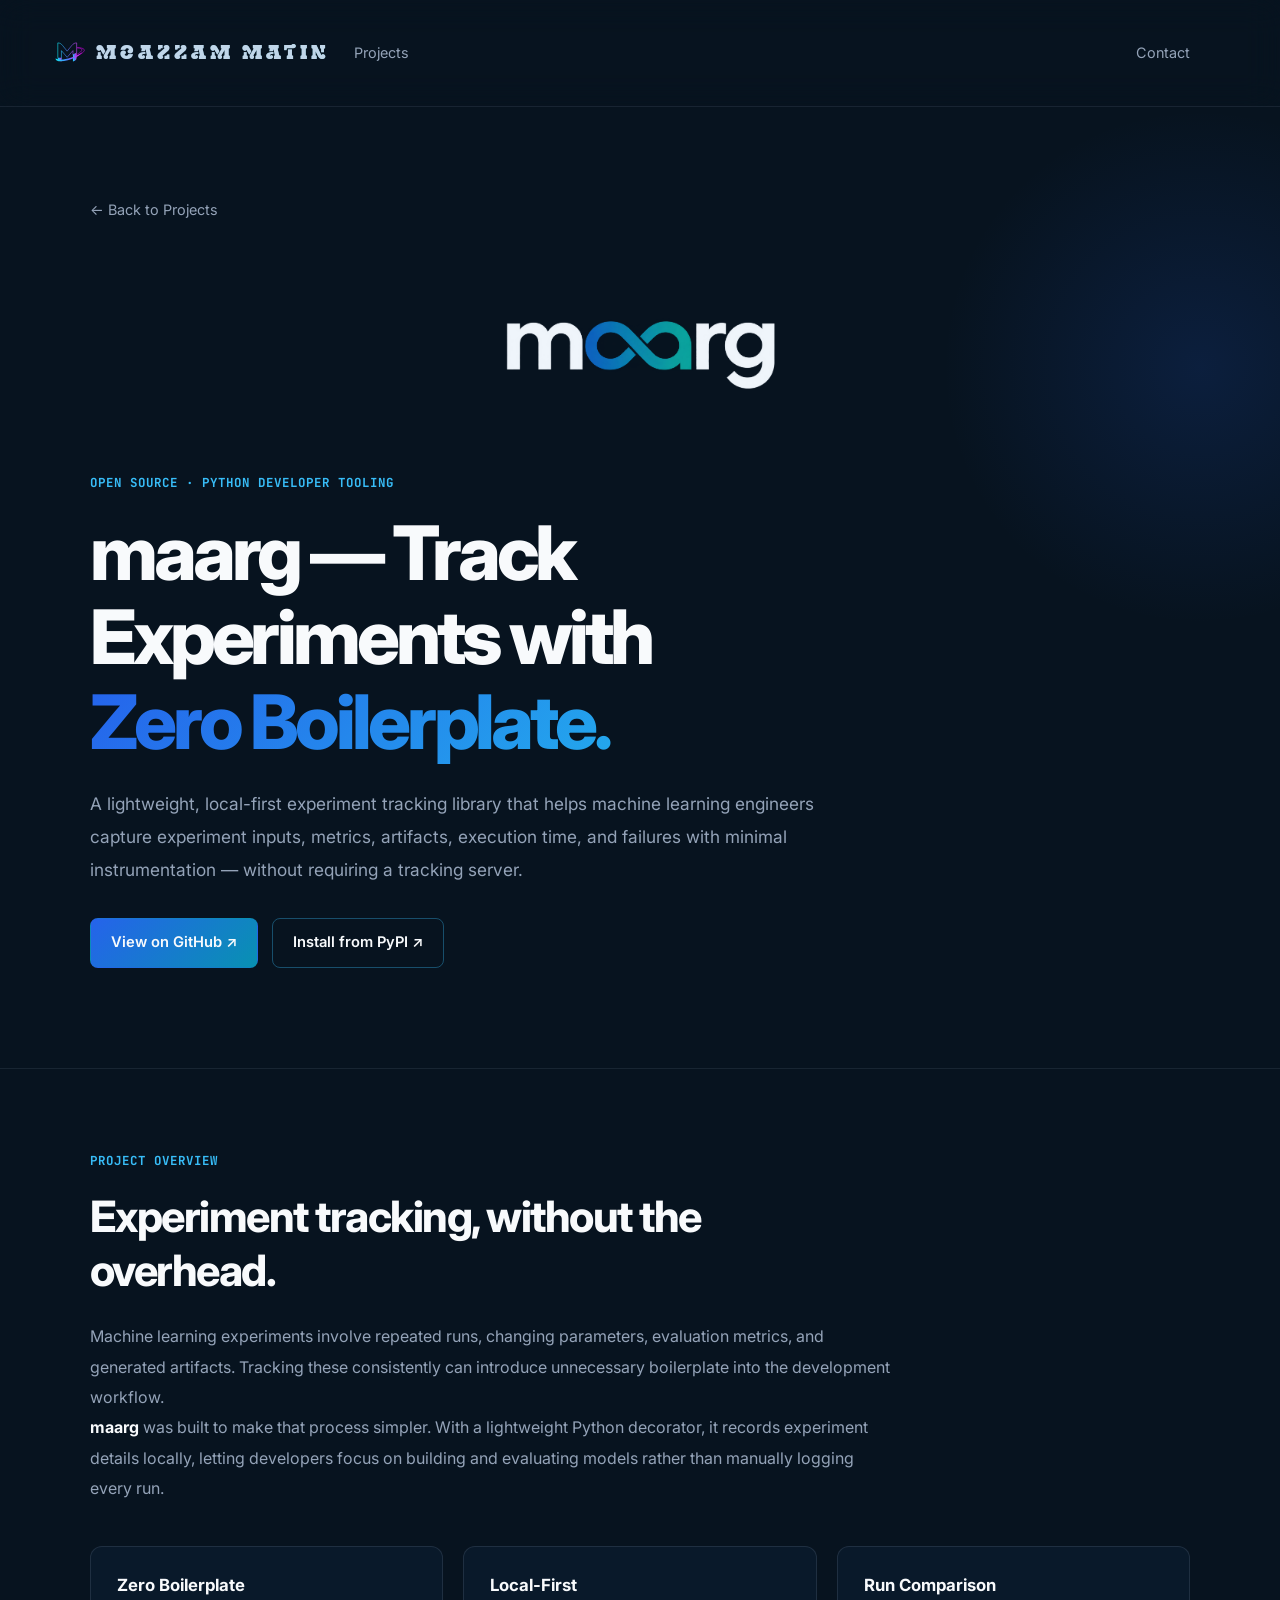
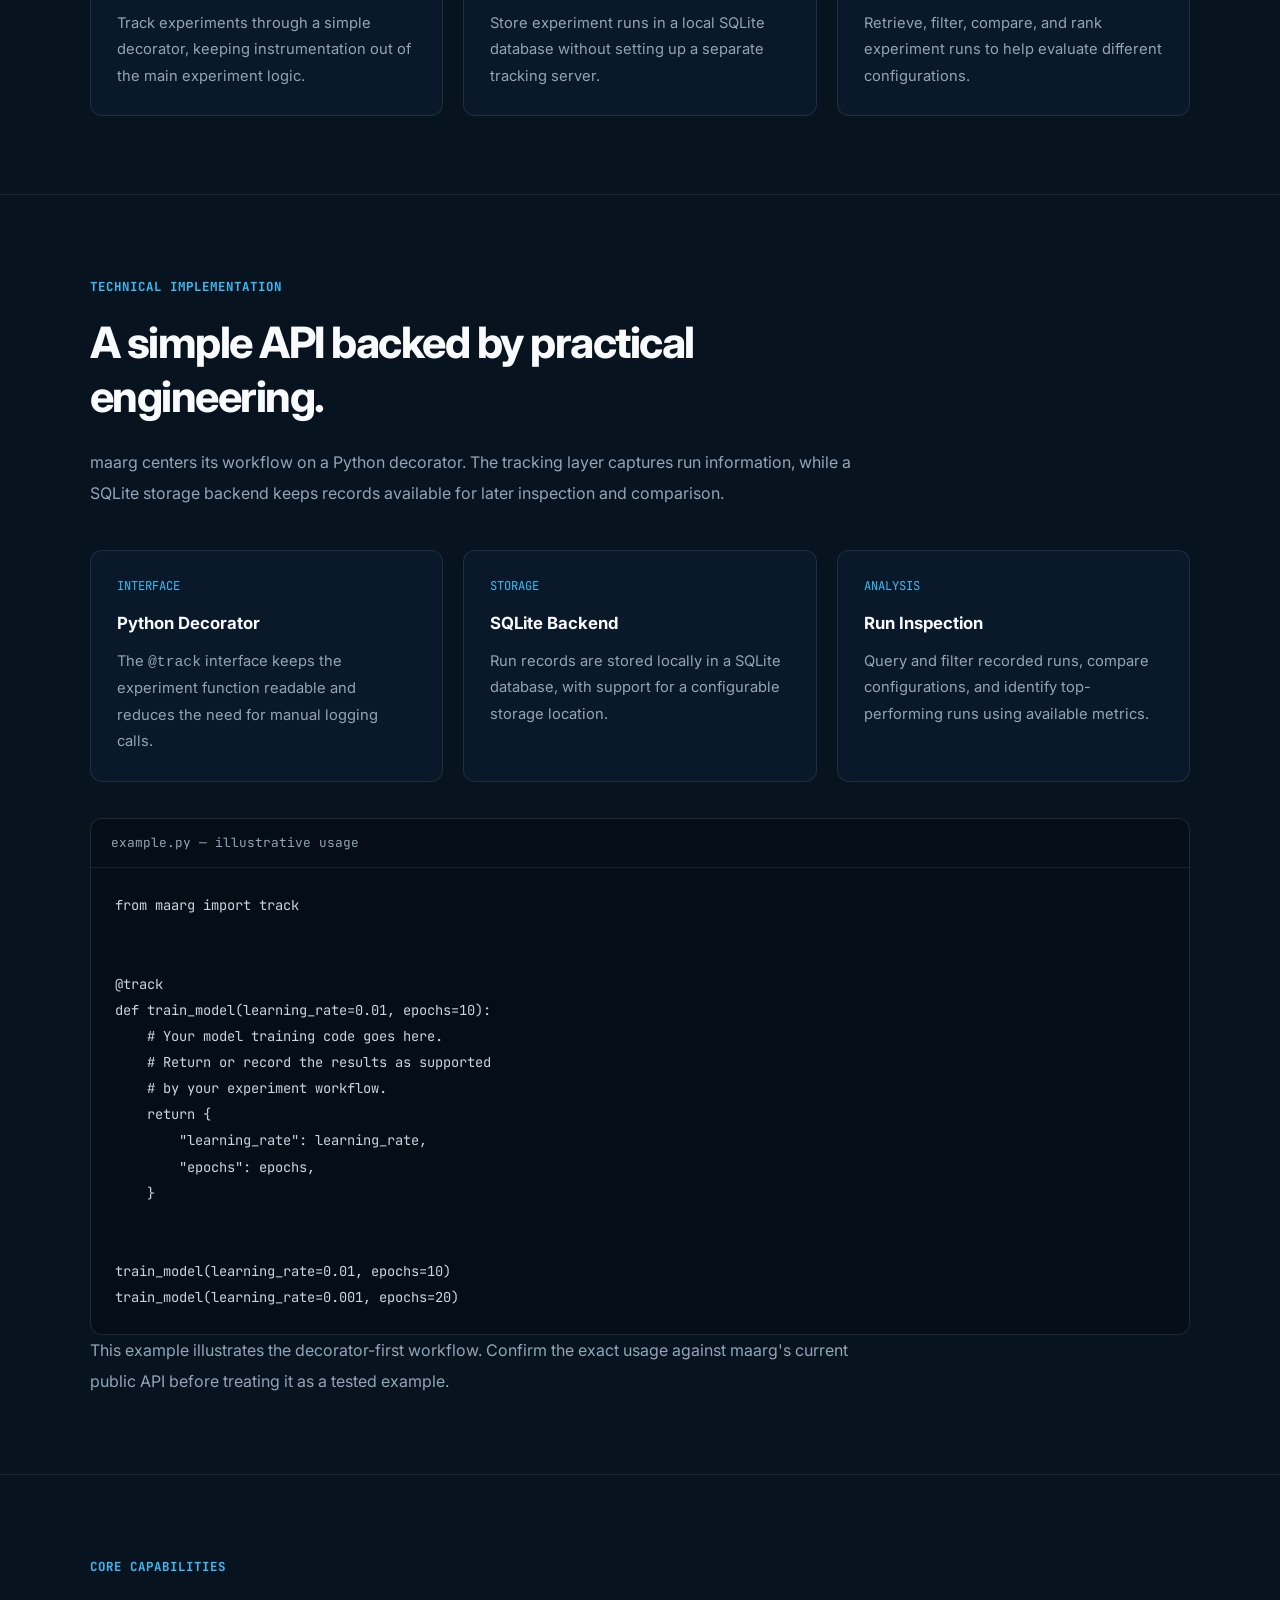
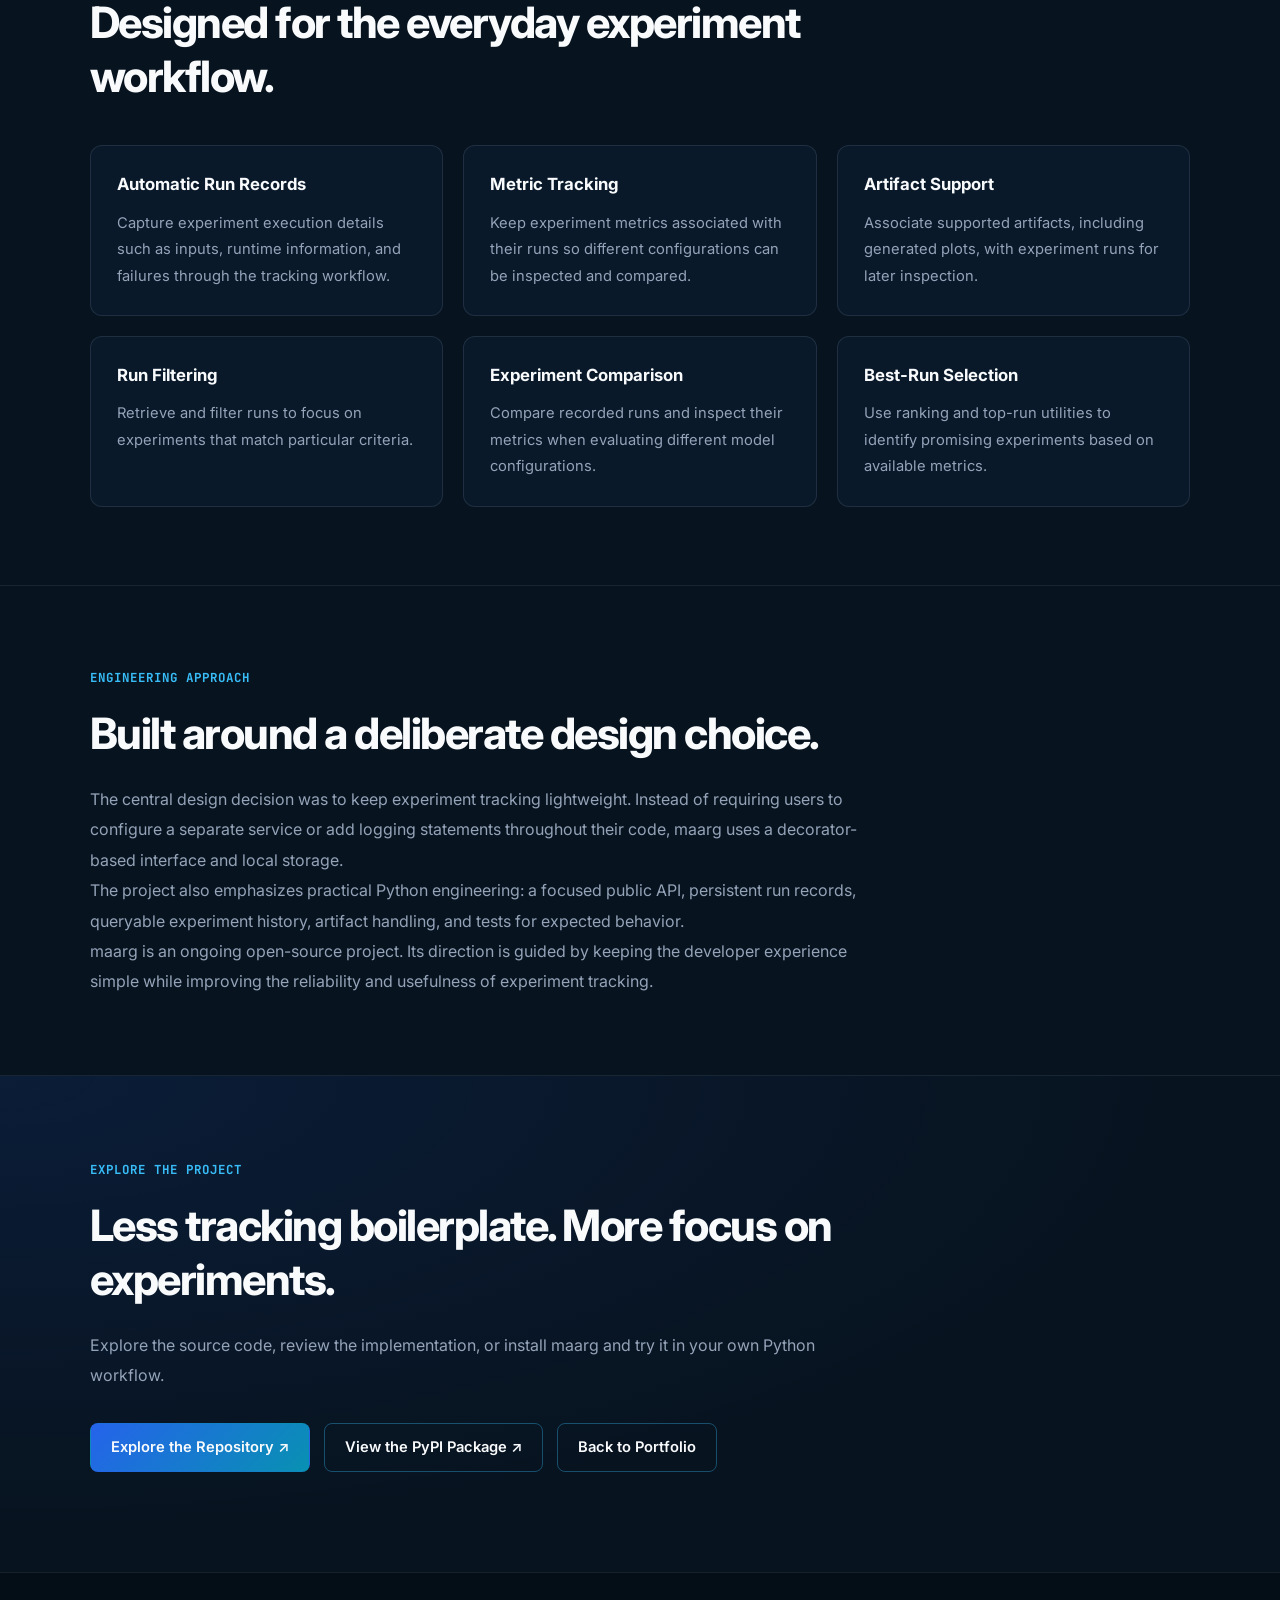
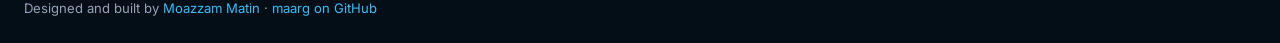
<file: projects/maarg.html>
<!DOCTYPE html>
<html lang="en">
<head>
    <meta charset="UTF-8">
    <meta name="viewport" content="width=device-width, initial-scale=1.0">

    <meta
        name="description"
        content="maarg — a lightweight, local-first Python experiment tracker. Track experiments with zero boilerplate."
    >

    <meta name="theme-color" content="#07131F">

    <title>maarg | Project Case Study — Moazzam Matin</title>

    <link rel="preconnect" href="https://fonts.googleapis.com">
    <link rel="preconnect" href="https://fonts.gstatic.com" crossorigin>

    <link
        href="https://fonts.googleapis.com/css2?family=Inter:wght@400;500;600;700;800&family=JetBrains+Mono:wght@400;500;600&display=swap"
        rel="stylesheet"
    >

    <!-- Existing portfolio styles -->
    <link rel="stylesheet" href="../css/style.css">

    <!-- maarg case-study styles -->
    <link rel="stylesheet" href="../css/maarg.css">
</head>

<body class="project-page">

    <!-- Header -->
    <header class="project-nav">
        <a class="logo" href="../index.html" aria-label="Moazzam Matin — Home">
            <img src="../assets/monogram-transparent.svg" alt="">
            <span>MOAZZAM MATIN</span>
        </a>

        <nav class="project-nav-links" aria-label="Main navigation">
            <a href="../index.html#projects">Projects</a>
            <a href="../index.html#contact">Contact</a>
        </nav>
    </header>

    <main>

        <!-- Hero -->
        <section class="project-hero">
            <div class="container">
                <a href="../index.html#projects" class="back-link">
                    ← Back to Projects
                </a>

                <div class="maarg-brand">
                    <img src="../assets/maarg_logo_dark.svg" alt="maarg logo">
                </div>

                <p class="eyebrow">
                    OPEN SOURCE · PYTHON DEVELOPER TOOLING
                </p>

                <h1>
                    maarg — Track Experiments with
                    <span>Zero Boilerplate.</span>
                </h1>

                <p class="hero-description">
                    A lightweight, local-first experiment tracking library
                    that helps machine learning engineers capture experiment
                    inputs, metrics, artifacts, execution time, and failures
                    with minimal instrumentation — without requiring a
                    tracking server.
                </p>

                <div class="project-links">
                    <a
                        href="https://github.com/Moazzam-Matin/maarg"
                        target="_blank"
                        rel="noopener noreferrer"
                    >
                        View on GitHub ↗
                    </a>

                    <a
                        href="https://pypi.org/project/maarg/"
                        target="_blank"
                        rel="noopener noreferrer"
                    >
                        Install from PyPI ↗
                    </a>
                </div>
            </div>
        </section>

        <!-- Project overview -->
        <section class="project-overview">
            <div class="container">
                <p class="eyebrow">PROJECT OVERVIEW</p>

                <h2>Experiment tracking, without the overhead.</h2>

                <p>
                    Machine learning experiments involve repeated runs,
                    changing parameters, evaluation metrics, and generated
                    artifacts. Tracking these consistently can introduce
                    unnecessary boilerplate into the development workflow.
                </p>

                <p>
                    <strong>maarg</strong> was built to make that process
                    simpler. With a lightweight Python decorator, it records
                    experiment details locally, letting developers focus on
                    building and evaluating models rather than manually
                    logging every run.
                </p>

                <div class="project-highlights">
                    <article class="highlight">
                        <h3>Zero Boilerplate</h3>
                        <p>
                            Track experiments through a simple decorator,
                            keeping instrumentation out of the main
                            experiment logic.
                        </p>
                    </article>

                    <article class="highlight">
                        <h3>Local-First</h3>
                        <p>
                            Store experiment runs in a local SQLite database
                            without setting up a separate tracking server.
                        </p>
                    </article>

                    <article class="highlight">
                        <h3>Run Comparison</h3>
                        <p>
                            Retrieve, filter, compare, and rank experiment
                            runs to help evaluate different configurations.
                        </p>
                    </article>
                </div>
            </div>
        </section>

        <!-- Technical implementation -->
        <section class="project-technical">
            <div class="container">
                <p class="eyebrow">TECHNICAL IMPLEMENTATION</p>

                <h2>A simple API backed by practical engineering.</h2>

                <p>
                    maarg centers its workflow on a Python decorator. The
                    tracking layer captures run information, while a SQLite
                    storage backend keeps records available for later
                    inspection and comparison.
                </p>

                <div class="technical-grid">
                    <article class="technical-card">
                        <span class="technical-label">INTERFACE</span>
                        <h3>Python Decorator</h3>
                        <p>
                            The <code>@track</code> interface keeps the
                            experiment function readable and reduces the
                            need for manual logging calls.
                        </p>
                    </article>

                    <article class="technical-card">
                        <span class="technical-label">STORAGE</span>
                        <h3>SQLite Backend</h3>
                        <p>
                            Run records are stored locally in a SQLite
                            database, with support for a configurable
                            storage location.
                        </p>
                    </article>

                    <article class="technical-card">
                        <span class="technical-label">ANALYSIS</span>
                        <h3>Run Inspection</h3>
                        <p>
                            Query and filter recorded runs, compare
                            configurations, and identify top-performing
                            runs using available metrics.
                        </p>
                    </article>
                </div>

                <div class="code-panel">
                    <div class="code-panel-header">
                        example.py — illustrative usage
                    </div>

                    <pre><code>from maarg import track


@track
def train_model(learning_rate=0.01, epochs=10):
    # Your model training code goes here.
    # Return or record the results as supported
    # by your experiment workflow.
    return {
        "learning_rate": learning_rate,
        "epochs": epochs,
    }


train_model(learning_rate=0.01, epochs=10)
train_model(learning_rate=0.001, epochs=20)</code></pre>
                </div>

                <p>
                    This example illustrates the decorator-first workflow.
                    Confirm the exact usage against maarg's current public
                    API before treating it as a tested example.
                </p>
            </div>
        </section>

        <!-- Core capabilities -->
        <section class="project-features">
            <div class="container">
                <p class="eyebrow">CORE CAPABILITIES</p>

                <h2>Designed for the everyday experiment workflow.</h2>

                <div class="feature-grid">
                    <article class="feature-card">
                        <h3>Automatic Run Records</h3>
                        <p>
                            Capture experiment execution details such as
                            inputs, runtime information, and failures through
                            the tracking workflow.
                        </p>
                    </article>

                    <article class="feature-card">
                        <h3>Metric Tracking</h3>
                        <p>
                            Keep experiment metrics associated with their
                            runs so different configurations can be
                            inspected and compared.
                        </p>
                    </article>

                    <article class="feature-card">
                        <h3>Artifact Support</h3>
                        <p>
                            Associate supported artifacts, including
                            generated plots, with experiment runs for
                            later inspection.
                        </p>
                    </article>

                    <article class="feature-card">
                        <h3>Run Filtering</h3>
                        <p>
                            Retrieve and filter runs to focus on experiments
                            that match particular criteria.
                        </p>
                    </article>

                    <article class="feature-card">
                        <h3>Experiment Comparison</h3>
                        <p>
                            Compare recorded runs and inspect their metrics
                            when evaluating different model configurations.
                        </p>
                    </article>

                    <article class="feature-card">
                        <h3>Best-Run Selection</h3>
                        <p>
                            Use ranking and top-run utilities to identify
                            promising experiments based on available metrics.
                        </p>
                    </article>
                </div>
            </div>
        </section>

        <!-- Engineering approach -->
        <section class="project-journey">
            <div class="container">
                <p class="eyebrow">ENGINEERING APPROACH</p>

                <h2>Built around a deliberate design choice.</h2>

                <p>
                    The central design decision was to keep experiment
                    tracking lightweight. Instead of requiring users to
                    configure a separate service or add logging statements
                    throughout their code, maarg uses a decorator-based
                    interface and local storage.
                </p>

                <p>
                    The project also emphasizes practical Python engineering:
                    a focused public API, persistent run records, queryable
                    experiment history, artifact handling, and tests for
                    expected behavior.
                </p>

                <p>
                    maarg is an ongoing open-source project. Its direction
                    is guided by keeping the developer experience simple
                    while improving the reliability and usefulness of
                    experiment tracking.
                </p>
            </div>
        </section>

        <!-- Call to action -->
        <section class="project-cta">
            <div class="container">
                <p class="eyebrow">EXPLORE THE PROJECT</p>

                <h2>
                    Less tracking boilerplate. More focus on experiments.
                </h2>

                <p>
                    Explore the source code, review the implementation, or
                    install maarg and try it in your own Python workflow.
                </p>

                <div class="project-links">
                    <a
                        href="https://github.com/Moazzam-Matin/maarg"
                        target="_blank"
                        rel="noopener noreferrer"
                    >
                        Explore the Repository ↗
                    </a>

                    <a
                        href="https://pypi.org/project/maarg/"
                        target="_blank"
                        rel="noopener noreferrer"
                    >
                        View the PyPI Package ↗
                    </a>

                    <a href="../index.html">
                        Back to Portfolio
                    </a>
                </div>
            </div>
        </section>

    </main>

    <!-- Footer -->
    <footer class="project-footer">
        <p>
            Designed and built by
            <a href="../index.html">Moazzam Matin</a>
            ·
            <a
                href="https://github.com/Moazzam-Matin/maarg"
                target="_blank"
                rel="noopener noreferrer"
            >
                maarg on GitHub
            </a>
        </p>
    </footer>

</body>
</html>
</file>
<file: css/style.css>
/* =========================================================
   MOAZZAM MATIN — MLOps Engineer Portfolio
   Polished, cohesive dark theme with refined spacing
   ========================================================= */

@import url('https://fonts.googleapis.com/css2?family=Syne:wght@800&family=VT323&family=Exile&family=Space+Grotesk&display=swap');

:root {
    /* Palette */
    --bg-main: #07131F;
    --bg-surface: #0B1F33;
    --bg-surface-elevated: #0F2842;
    --bg-card: rgba(14, 34, 56, 0.65);
    --bg-card-hover: rgba(18, 44, 72, 0.85);
    --bg-glass: rgba(7, 19, 31, 0.85);

    --border: rgba(255, 255, 255, 0.08);
    --border-hover: rgba(56, 189, 248, 0.35);
    --border-light: rgba(255, 255, 255, 0.14);

    --blue: #2563EB;
    --blue-dark: #1D4ED8;
    --blue-glow: rgba(37, 99, 235, 0.28);

    --cyan: #38BDF8;
    --cyan-glow: rgba(56, 189, 248, 0.20);
    --teal: #2DD4BF;

    --text-primary: #F8FAFC;
    --text-secondary: #94A3B8;
    --text-muted: #64748B;
    --text-bright: #E2E8F0;

    --max-width: 1140px;
    --font-sans: 'Inter', -apple-system, BlinkMacSystemFont, "Segoe UI", Roboto, sans-serif;
    --font-mono: 'JetBrains Mono', SFMono-Regular, Menlo, Monaco, Consolas, monospace;
}

/* =========================================================
   RESET & BASE
   ========================================================= */

*, *::before, *::after {
    margin: 0;
    padding: 0;
    box-sizing: border-box;
}

html {
    scroll-behavior: smooth;
    color-scheme: dark;
}

body {
    font-family: var(--font-sans);
    background-color: var(--bg-main);
    color: var(--text-secondary);
    line-height: 1.6;
    overflow-x: hidden;
    -webkit-font-smoothing: antialiased;
    -moz-osx-font-smoothing: grayscale;
    position: relative;
}


/* =========================================================
   SHARED DIGITAL CLOUD BACKGROUND
   ========================================================= */

.digital-clouds {
    position: fixed;
    inset: 0;
    width: 100%;
    height: 100%;
    display: block;
    z-index: 0;
    pointer-events: none;
}

a {
    color: inherit;
    text-decoration: none;
}

button, a {
    -webkit-tap-highlight-color: transparent;
}

::selection {
    background: var(--blue);
    color: #FFFFFF;
}

/* =========================================================
   GLOBAL SECTIONS & HEADINGS
   ========================================================= */

.section {
    padding: 68px max(24px, calc((100vw - var(--max-width)) / 2)) 64px;
}

section[id] {
    scroll-margin-top: 68px;
}

.section-heading {
    max-width: 760px;
    margin-bottom: 30px;
}

.eyebrow {
    font-family: var(--font-mono);
    font-size: 0.74rem;
    font-weight: 700;
    letter-spacing: 0.14em;
    text-transform: uppercase;
    color: var(--cyan);
    margin-bottom: 8px;
    display: inline-flex;
    align-items: center;
    gap: 8px;
}

.section-heading h2 {
    font-size: clamp(1.9rem, 3.8vw, 2.75rem);
    line-height: 1.15;
    letter-spacing: -0.035em;
    font-weight: 800;
    color: var(--text-primary);
}

/* =========================================================
   HEADER / NAVIGATION
   ========================================================= */

header {
    position: fixed;
    top: 0;
    left: 0;
    right: 0;
    z-index: 1000;
    background: transparent;
    border-bottom: 1px solid var(--border);
    backdrop-filter: blur(16px);
    -webkit-backdrop-filter: blur(16px);
}

nav {
    position: relative;
    width: min(100% - 16px, var(--max-width));
    min-height: 58px;
    margin: 0 auto;
    display: flex;
    align-items: center;
    justify-content: space-between;
    gap: 20px;
}

.logo {
    margin-left: -42px;
    display: inline-flex;
    align-items: center;
    gap: 4px;
    flex-shrink: 0;
    font-size: 1.1rem;
    font-weight: 800;
    letter-spacing: 0.08em;
    background: linear-gradient(135deg, #192f60b3, #81cfdb);
    -webkit-background-clip: text;
    background-clip: text;
    -webkit-text-fill-color: transparent;
    transition: opacity 0.2s ease;
}

.logo span {
    font-family: 'Exile', cursive;
    font-weight: 400;
    color: rgb(63, 150, 227);
    -webkit-text-fill-color: rgb(192, 214, 233);
    background: none;
    -webkit-background-clip: initial;
    background-clip: initial;
    letter-spacing: 4px;
    font-size: 1.25rem;
}

.logo:hover {
    opacity: 0.85;
}

.logo img {
    width: 64px;
    height: 48px;
    object-fit: contain;
    display: block;
}

.nav-links {
    position: absolute;
    left: 50%;
    transform: translateX(-50%);
    display: flex;
    align-items: center;
    justify-content: center;
    gap: 28px;
}

.nav-links a {
    position: relative;
    font-size: 0.84rem;
    font-weight: 600;
    color: var(--text-secondary);
    padding: 6px 0;
    transition: color 0.2s ease;
}

.nav-links a::after {
    content: "";
    position: absolute;
    left: 0;
    bottom: -2px;
    width: 0;
    height: 2px;
    border-radius: 2px;
    background: var(--cyan);
    transition: width 0.2s ease;
}

.nav-links a:hover::after,
.nav-links a.active::after {
    width: 100%;
}

.nav-links a.active {
    color: var(--cyan);
}

.nav-actions {
    display: flex;
    align-items: center;
    gap: 22px;
    margin-right: -36px;
}

.nav-actions a svg {
    width: 22px;
    height: 22px;
    display: block;
    fill: none;
    stroke: currentColor;
    stroke-width: 2.0;
    stroke-linecap: round;
    stroke-linejoin: round;
}

.nav-actions a {
    display: inline-flex;
    align-items: center;
    justify-content: center;
    padding: 0;
    color: #81cfdb;
    background: transparent;
    border: none;
    border-radius: 0;
    box-shadow: none;
    text-decoration: none;
    transition: color 0.2s ease;
}

.nav-actions a .discord-icon {
    width: 23px;
    height: 23px;
}


.nav-actions a:hover {
    color: #ffffff;
    transform: translateY(-2px);
}

/* =========================================================
   HERO
   ========================================================= */

#hero {
    min-height: 75vh;
    padding: 104px max(24px, calc((100vw - var(--max-width)) / 2)) 52px;
    display: flex;
    align-items: center;
    background: transparent;
    position: relative;
    overflow: hidden;
}

.hero-content {
    position: relative;
    z-index: 3;
    width: min(620px, 100%);
}

#hero .eyebrow {
    font-size: 0.78rem;
    margin-bottom: 8px;
}

#hero h1 {
    font-size: clamp(2.4rem, 4.4vw, 3.8rem);
    line-height: 1.08;
    letter-spacing: -0.04em;
    font-weight: 800;
    color: #FFFFFF;
}

.highlight-notebook {
    color: #63d8ff;
}

.hero-description {
    max-width: 580px;
    margin-top: 18px;
    font-size: 1.02rem;
    line-height: 1.72;
    color: var(--text-secondary);
}

.hero-actions {
    display: flex;
    flex-wrap: wrap;
    gap: 12px;
    margin-top: 28px;
}

/* =========================================================
   BUTTONS
   ========================================================= */

.button {
    min-height: 44px;
    display: inline-flex;
    align-items: center;
    justify-content: center;
    padding: 0 20px;
    border-radius: 8px;
    font-size: 0.86rem;
    font-weight: 600;
    transition: all 0.2s ease;
    cursor: pointer;
    border: none;
}

.button:hover {
    transform: translateY(-2px);
}

.button-primary {
    color: #FFFFFF;
    background: var(--blue);
    box-shadow: 0 6px 18px var(--blue-glow);
}

.button-primary:hover {
    background: var(--blue-dark);
    box-shadow: 0 8px 24px rgba(37, 99, 235, 0.45);
}

.button-secondary {
    color: var(--text-primary);
    background: rgba(255, 255, 255, 0.05);
    border: 1px solid var(--border);
}

.button-secondary:hover {
    background: rgba(255, 255, 255, 0.10);
    border-color: var(--blue-dark);
    color: #FFFFFF;
}

.hero-actions .button-secondary {
    display: inline-flex;
    align-items: center;
    justify-content: center;
    gap: 8px;
}

.hero-actions .button-secondary svg {
    display: block;
    width: 18px;
    height: 18px;
    flex-shrink: 0;
    fill: currentColor;
}

/* =========================================================
   MLOPS LIFECYCLE
   Clean, borderless graphic positioned on the right of the hero
   ========================================================= */

.mlops-glass-stage {
    position: absolute;
    top: 50%;
    right: max(20px, calc((100vw - var(--max-width)) / 2 - 20px));
    width: min(900px, 62vw);
    padding: 10px;
    border: 0;
    border-radius: 0;
    background: transparent;
    box-shadow: none;
    backdrop-filter: none;
    -webkit-backdrop-filter: none;
    overflow: visible;
    z-index: 2;
    transform: translateY(-50%);
    opacity: 0.20;
    transition: opacity 0.3s ease, transform 0.3s ease;
}

.mlops-glass-stage:hover {
    opacity: 0.45;
    transform: translateY(calc(-50% - 2px));
}

/* Disable the decorative reflection because the graphic has no glass panel. */
.glass-glare {
    display: none;
}

/* Lifecycle horizontal track */
.lifecycle-track {
    display: flex;
    align-items: center;
    justify-content: space-between;
    position: relative;
    z-index: 2;
    width: 100%;
}

.lifecycle-item {
    display: flex;
    flex-direction: column;
    align-items: center;
    gap: 8px;
    flex-shrink: 0;
}

.lifecycle-icon-wrap {
    width: 48px;
    height: 48px;
    border-radius: 50%;
    display: flex;
    align-items: center;
    justify-content: center;
    background: radial-gradient(circle at 35% 30%, rgba(20, 50, 85, 0.85), rgba(7, 20, 36, 0.95));
    border: 1.5px solid rgba(56, 189, 248, 0.38);
    color: var(--cyan);
    box-shadow:
        0 6px 16px rgba(0, 0, 0, 0.4),
        inset 0 1px 1px rgba(255, 255, 255, 0.28),
        0 0 14px rgba(56, 189, 248, 0.18);
    transition: all 0.25s ease;
    cursor: pointer;
}

.lifecycle-item:hover .lifecycle-icon-wrap {
    transform: scale(1.1);
    border-color: #40748a;
    color: #FFFFFF;
    box-shadow:
        0 8px 24px rgba(0, 0, 0, 0.5),
        inset 0 1px 2px rgba(255, 255, 255, 0.42),
        0 0 22px rgba(56, 189, 248, 0.5);
}

.lifecycle-icon {
    width: 22px;
    height: 22px;
    display: block;
    transition: transform 0.25s ease;
}

.lifecycle-label {
    font-size: 0.80rem;
    font-weight: 600;
    color: var(--text-secondary);
    letter-spacing: 0.02em;
    transition: color 0.2s ease;
}

.lifecycle-item:hover .lifecycle-label {
    color: var(--text-primary);
}

/* Connecting lines with glowing dots */
.lifecycle-connector {
    flex: 1;
    display: flex;
    align-items: center;
    justify-content: center;
    position: relative;
    height: 2px;
    min-width: 12px;
    margin: 0 4px;
    margin-bottom: 24px;
}

.connector-line {
    position: absolute;
    inset: 0;
    background: linear-gradient(
        90deg,
        rgba(56, 189, 248, 0.45),
        rgba(212, 232, 97, 0.55),
        rgba(56, 189, 248, 0.45)
    );
    height: 1.5px;
    opacity: 0.85;
}

.connector-dot {
    width: 5px;
    height: 5px;
    border-radius: 50%;
    background: #212229;
    box-shadow: 0 0 6px #17c7e2, 0 0 12px rgb(16, 212, 226);
    position: relative;
    z-index: 1;
}

/* Return feedback loop */
.lifecycle-loop {
    width: 100%;
    margin-top: 6px;
    position: relative;
    z-index: 2;
}

.lifecycle-loop-svg {
    width: 100%;
    height: 32px;
    display: block;
    overflow: visible;
}

/* =========================================================
   TECHNOLOGY STRIP
   ========================================================= */

.technology-strip {
    min-height: 56px;
    padding: 14px 0;
    display: flex;
    align-items: center;
    /*background: rgba(11, 31, 51, 0.75);*/
    border-top: 1px solid rgba(56, 189, 248, 0.2);
    border-bottom: 1px solid rgba(56, 189, 248, 0.2);
    overflow: hidden;
    mask-image: linear-gradient(
        to right,
        transparent,
        black 8%,
        black 92%,
        transparent
    );
    -webkit-mask-image: linear-gradient(
        to right,
        transparent,
        black 8%,
        black 92%,
        transparent
    );
}

/* =========================================================
   TECHNICAL ARSENAL
   ========================================================= */

.technical-arsenal {
    padding: 80px 0;
    padding-bottom: 20px;
}

.technical-arsenal .section-heading {
    width: 100%;
    max-width: 100%;
    text-align: center;
    margin-left: auto;
    margin-right: auto;
}

.technical-arsenal .section-heading h2{
    letter-spacing: 6px;
    font-family: 'VT323', monospace;
}


/* TECHNICAL ARSENAL CATEGORIES — PLAIN TEXT COLUMNS */
.technology-categories {
    display: grid;
    grid-template-columns: repeat(5, minmax(0, 1fr));
    gap: 12px;
    row-gap: 24px;
    margin-top: 40px;
    padding: 32px;
    /*background: rgba(11, 31, 51, 0.45);
    border: 1px solid rgba(56, 189, 248, 0.2);*/
    border-radius: 2px;
    font-family: "Space Grotesk", sans-serif;
    letter-spacing: 2px;
}

.technology-category {
    padding: 0;
    background: none;
    border: none;
    border-radius: 0;
    transition: none;
}

.technology-category:hover {
    background: none;
    border: none;
    transform: none;
}


.technology-category h3 {
    margin: 0 0 16px;
    color: var(--text-primary);
    font-size: 0.95rem;
    font-weight: 700;
    text-align: center;
    white-space: nowrap;
    letter-spacing: 0;
}

.technology-category ul {
    display: flex;
    flex-direction: column;
    align-items: center;
    gap: 8px;
    padding: 0;
    margin: 0;
    list-style: none;
    text-align: center;
}

.technology-category li {
    padding: 0;
    color: var(--text-secondary);
    background: none;
    border: none;
    border-radius: 0;
    font-size: 0.92rem;
    line-height: 1.7;
}

.technology-track {
    display: flex;
    align-items: center;
    width: max-content;
    gap: 36px;
    animation: technology-marquee 32s linear infinite;
}

.technology-item {
    display: inline-flex;
    align-items: center;
    gap: 8px;
    white-space: nowrap;
    flex-shrink: 0;
}

/* Explicitly constrain every logo in the technology marquee. */
.technology-strip .technology-track .technology-item > img {
    display: block;
    width: 20px !important;
    min-width: 20px !important;
    max-width: 20px !important;
    height: 20px !important;
    min-height: 20px !important;
    max-height: 20px !important;
    flex: 0 0 20px !important;
    object-fit: contain;
    align-self: center;
}

.technology-item span {
    font-size: 0.8rem;
    font-weight: 600;
    color: #ffffff;
}

.technology-strip .github-icon {
    filter: brightness(0) invert(1);
}

@keyframes technology-marquee {
    from {
        transform: translateX(0);
    }
    to {
        transform: translateX(-50%);
    }
}

/* =========================================================
   PROJECTS
   ========================================================= */

#projects {
    background: var(--bg-main);
    padding-top: 20px;
}

#projects .section-heading {
    width: 100%;
    max-width: 100%;
    text-align: center;
    margin: 0 auto 32px;
}

#projects .section-heading h2 {
    font-family: "Space Grotesk", sans-serif;
    font-size: clamp(2rem, 4vw, 2.8rem);
    font-weight: 700;
    letter-spacing: -0.04em;
    margin-bottom: 8px;
}

#projects .section-heading p {
    color: var(--text-secondary);
    font-size: 1.1rem;
    line-height: 1.6;
    margin: 0;
}

.projects-grid {
    display: grid;
    grid-template-columns: repeat(2, minmax(0, 1fr));
    gap: 20px;
}

.project-card {
    position: relative;
    overflow: hidden;
    padding: 26px;
    display: flex;
    flex-direction: column;
    border-radius: 14px;
    background: linear-gradient(145deg, #102A43, #0F2941);
    border: 1px solid var(--border);
    isolation: isolate;
    transition: transform 0.25s ease, border-color 0.25s ease, box-shadow 0.25s ease;
}

.project-background {
    position: absolute;
    inset: 0;
    width: 100%;
    height: 100%;
    object-fit: cover;
    object-position: center;
    opacity: 0.42;
    pointer-events: none;
    z-index: -2;
    transition: opacity 0.3s ease, transform 0.4s ease;
}

.project-card::after {
    content: "";
    position: absolute;
    inset: 0;
    background: linear-gradient(
        180deg,
        rgba(8, 20, 32, 0.55) 0%,
        rgba(8, 20, 32, 0.72) 55%,
        rgba(8, 20, 32, 0.88) 100%
    );
    pointer-events: none;
    z-index: -1;
}

.project-card > *:not(.project-background) {
    position: relative;
    z-index: 1;
}

.project-card:hover {
    transform: translateY(-4px);
    border-color: var(--border-hover);
    box-shadow: 0 16px 36px rgba(0, 0, 0, 0.45);
}

.project-card:hover .project-background {
    opacity: 0.55;
    transform: scale(1.02);
}

.project-featured {
    border-color: rgba(37, 99, 235, 0.4);
    background: linear-gradient(145deg, #12334D, #103C54);
}

.project-meta {
    display: flex;
    justify-content: space-between;
    align-items: center;
    gap: 15px;
    margin-bottom: 16px;
    font-family: var(--font-mono);
    font-size: 0.72rem;
    font-weight: 700;
    letter-spacing: 0.08em;
    color: var(--cyan);
}

.project-card h3 {
    font-size: clamp(1.35rem, 2.4vw, 1.7rem);
    line-height: 1.2;
    letter-spacing: -0.03em;
    color: #FFFFFF;
    font-weight: 700;
    text-shadow: 0 2px 8px rgba(0, 0, 0, 0.75);
}

.project-card > p {
    margin-top: 12px;
    font-size: 0.9rem;
    line-height: 1.65;
    color: #CBD5E1;
    text-shadow: 0 1px 6px rgba(0, 0, 0, 0.75);
}

.project-stack {
    display: flex;
    flex-wrap: wrap;
    gap: 6px;
    margin-top: auto;
    padding-top: 20px;
}

.project-stack span {
    padding: 4px 8px;
    border-radius: 5px;
    background: rgba(255, 255, 255, 0.04);
    border: 1px solid rgba(255, 255, 255, 0.07);
    font-family: var(--font-mono);
    font-size: 0.7rem;
    font-weight: 500;
    color: #CBD5E1;
}

.project-link {
    display: inline-flex;
    align-items: center;
    gap: 6px;
    margin-top: 16px;
    font-size: 0.82rem;
    font-weight: 600;
    color: var(--cyan);
    transition: all 0.2s ease;
}

.project-links {
    display: flex;
    align-items: center;
    gap: 24px;
    flex-wrap: nowrap;
}


.project-link:hover {
    color: #FFFFFF;
    transform: translateX(3px);
}

.link-icon img {
    width: 18px;
    height: 18px;
    display: inline-block;
    vertical-align: middle;
    filter: invert(57%) sepia(83%) saturate(1700%)
        hue-rotate(174deg) brightness(101%) contrast(101%);
}

/* =========================================================
   CAPABILITIES
   ========================================================= */

.capabilities-section {
    background: var(--bg-surface);
}

.capabilities-grid {
    display: grid;
    grid-template-columns: repeat(4, minmax(0, 1fr));
    gap: 16px;
}

.capability {
    padding: 24px 20px;
    border-radius: 12px;
    background: var(--bg-card);
    border: 1px solid var(--border);
    transition: transform 0.2s ease, border-color 0.2s ease, box-shadow 0.2s ease;
    display: flex;
    flex-direction: column;
}

.capability:hover {
    transform: translateY(-3px);
    border-color: var(--border-hover);
    background: var(--bg-card-hover);
    box-shadow: 0 12px 28px rgba(0, 0, 0, 0.25);
}

.capability > span {
    font-family: var(--font-mono);
    font-size: 0.74rem;
    font-weight: 700;
    color: var(--cyan);
}

.capability h3 {
    margin-top: 14px;
    font-size: 1.12rem;
    line-height: 1.25;
    letter-spacing: -0.015em;
    color: #FFFFFF;
    font-weight: 700;
}

.capability p {
    margin-top: 8px;
    font-size: 0.85rem;
    line-height: 1.6;
    color: var(--text-secondary);
}

/* =========================================================
   EXPERIENCE
   ========================================================= */

#experience {
    background: var(--bg-main);
    padding-bottom: 24px;
}

.experience-list {
    border-top: 1px solid var(--border);
}

.experience-item {
    display: grid;
    grid-template-columns: 170px 1fr;
    gap: 36px;
    padding: 26px 0;
    border-bottom: 1px solid var(--border);
}

.experience-date {
    font-family: var(--font-mono);
    font-size: 0.78rem;
    font-weight: 700;
    letter-spacing: 0.06em;
    color: var(--cyan);
}

.experience-content h3 {
    font-size: 1.25rem;
    font-weight: 700;
    letter-spacing: -0.02em;
    color: #FFFFFF;
}

.experience-content .company {
    display: inline-block;
    margin-top: 3px;
    font-size: 0.85rem;
    font-weight: 600;
    color: var(--teal);
}

.experience-content > p:last-child {
    max-width: 740px;
    margin-top: 8px;
    font-size: 0.9rem;
    line-height: 1.65;
    color: var(--text-secondary);
}

.current-direction {
    background: rgba(45, 212, 190, 0.03);
    padding-left: 18px;
    padding-right: 18px;
    border-radius: 8px;
    border-left: 3px solid var(--teal);
}

/* =========================================================
   CREDENTIALS (FOUNDATION)
   ========================================================= */

#credentials {
    background: var(--bg-surface);
    padding-top: 24px;
    padding-bottom: 52px;
}

#credentials .section-heading {
    margin-bottom: 18px;
}

.credentials-grid {
    display: grid;
    grid-template-columns: repeat(4, minmax(0, 1fr));
    gap: 16px;
}

.credential {
    padding: 22px 20px;
    display: flex;
    flex-direction: column;
    justify-content: center;
    border-radius: 12px;
    background: var(--bg-card);
    border: 1px solid var(--border);
    transition: transform 0.2s ease, border-color 0.2s ease;
}

.credential:hover {
    transform: translateY(-2px);
    border-color: var(--border-hover);
}

.credential strong {
    font-size: 1.35rem;
    line-height: 1.2;
    letter-spacing: -0.02em;
    font-weight: 800;
    color: #FFFFFF;
}

.credential span {
    margin-top: 6px;
    font-size: 0.8rem;
    line-height: 1.5;
    color: var(--text-secondary);
}

/* =========================================================
   OPEN SOURCE
   ========================================================= */

.open-source {
    background: var(--bg-main);
}

.open-source-content {
    padding: 28px 32px;
    display: grid;
    grid-template-columns: 1fr auto;
    align-items: center;
    gap: 36px;
    border-radius: 14px;
    background: var(--bg-card);
    border: 1px solid var(--border);
}

.open-source-header {
    display: flex;
    align-items: center;
    gap: 16px;
    margin-bottom: 12px;
}

.open-source-logo-img {
    width: 140px;
    height: auto;
    object-fit: contain;
    display: block;
}

.open-source-version {
    display: inline-block;
    padding: 4px 10px;
    border-radius: 999px;
    background: rgba(56, 189, 248, 0.12);
    border: 1px solid rgba(56, 189, 248, 0.25);
    color: #7DD3FC;
    font-family: var(--font-mono);
    font-size: 0.72rem;
    font-weight: 700;
}

.open-source-main p {
    max-width: 660px;
    font-size: 0.92rem;
    line-height: 1.65;
    color: var(--text-secondary);
}

.open-source-actions {
    display: flex;
    flex-wrap: wrap;
    gap: 12px;
}

.button-icon {
    width: 20px;
    height: 20px;
    object-fit: contain;
    display: block;
    margin-right: 8px;
}

/* =========================================================
   ABOUT
   ========================================================= */

.about-section {
    background: var(--bg-surface);
}

.about-content {
    max-width: 820px;
    padding: 28px 32px;
    border-radius: 14px;
    background: var(--bg-card);
    border: 1px solid var(--border);
    border-left: 3px solid var(--cyan);
}

.about-content p {
    font-size: 0.98rem;
    line-height: 1.75;
    color: var(--text-secondary);
}

.about-content p + p {
    margin-top: 14px;
}

/* =========================================================
   CTA
   ========================================================= */

.cta {
    padding: 68px max(24px, calc((100vw - var(--max-width)) / 2));
    background:
        radial-gradient(circle at 18% 50%, rgba(37, 99, 235, 0.18), transparent 35%),
        radial-gradient(circle at 82% 35%, rgba(45, 212, 190, 0.12), transparent 32%),
        #06121E;
    color: #FFFFFF;
    text-align: center;
    display: flex;
    flex-direction: column;
    align-items: center;
}

.cta h2 {
    max-width: 720px;
    font-size: clamp(1.9rem, 3.8vw, 2.9rem);
    line-height: 1.15;
    letter-spacing: -0.04em;
    font-weight: 800;
    color: #FFFFFF;
    margin-top: 8px;
}

.cta > p:not(.eyebrow) {
    max-width: 560px;
    margin-top: 12px;
    font-size: 1rem;
    color: var(--text-secondary);
}

.cta .hero-actions {
    justify-content: center;
    margin-top: 24px;
    gap: 14px;
}

.social-icon {
    width: 44px;
    height: 44px;
    display: inline-flex;
    align-items: center;
    justify-content: center;
    border: 1px solid var(--border);
    border-radius: 10px;
    background: rgba(255, 255, 255, 0.04);
    transition: all 0.2s ease;
    text-decoration: none;
}

.social-icon:hover {
    background: rgba(56, 189, 248, 0.12);
    border-color: var(--cyan);
    transform: translateY(-2px);
}

.social-icon img {
    width: 22px;
    height: 22px;
    display: block;
    object-fit: contain;
}

/* =========================================================
   FOOTER
   ========================================================= */

footer {
    padding: 22px max(24px, calc((100vw - var(--max-width)) / 2));
    display: flex;
    align-items: center;
    justify-content: space-between;
    gap: 20px;
    background: #040E17;
    border-top: 1px solid var(--border);
    color: #FFFFFF;
}

footer > div:first-child {
    display: flex;
    align-items: center;
    gap: 12px;
}

footer strong {
    font-size: 0.8rem;
    letter-spacing: 0.06em;
    color: var(--text-bright);
}

footer > div:first-child span {
    font-size: 0.74rem;
    color: var(--text-muted);
}

.footer-links {
    display: flex;
    gap: 20px;
}

.footer-links a {
    font-size: 0.76rem;
    color: var(--text-muted);
    transition: color 0.2s ease;
}

.footer-links a:hover {
    color: var(--cyan);
}

/* =========================================================
   TABLET (max-width: 1000px)
   ========================================================= */

@media (max-width: 1000px) {
    .section {
        padding: 56px max(20px, calc((100vw - var(--max-width)) / 2)) 52px;
    }

    #hero {
        min-height: 620px;
        padding-top: 96px;
    }

    .mlops-glass-stage {
        right: 20px;
        width: min(720px, calc(100% - 40px));
        opacity: 0.72;
    }

    .capabilities-grid {
        grid-template-columns: repeat(2, minmax(0, 1fr));
    }

    .credentials-grid {
        grid-template-columns: repeat(2, minmax(0, 1fr));
    }
}

/* =========================================================
   MOBILE (max-width: 700px)
   ========================================================= */

@media (max-width: 700px) {
    .section {
        padding: 46px 20px;
    }

    nav {
        width: calc(100% - 32px);
        min-height: 54px;
    }

    .nav-links {
        display: none;
    }

    .nav-actions {
        gap: 8px;
    }

    .nav-actions a {
        font-size: 0.74rem;
        padding: 5px 10px;
    }

    #hero {
        min-height: 690px;
        padding: 86px 20px 42px;
    }

    #hero::after {
        background: linear-gradient(
            180deg,
            rgba(7, 19, 31, 0.82) 0%,
            rgba(7, 19, 31, 0.62) 48%,
            rgba(7, 19, 31, 0.76) 100%
        );
    }

    #hero h1 {
        font-size: clamp(2.1rem, 9vw, 2.9rem);
    }

    .hero-description {
        font-size: 0.94rem;
    }

    .hero-actions {
        flex-direction: column;
    }

    .hero-actions .button {
        width: 100%;
    }

    .mlops-glass-stage {
        top: 57%;
        right: 12px;
        width: calc(100% - 24px);
        padding: 24px 12px 18px;
        max-width: none;
        opacity: 0.42;
        transform: translateY(-50%);
        pointer-events: none;
    }

    .mlops-glass-stage:hover {
        opacity: 0.42;
        transform: translateY(-50%);
    }

    .lifecycle-icon-wrap {
        width: 40px;
        height: 40px;
    }

    .lifecycle-icon {
        width: 18px;
        height: 18px;
    }

    .lifecycle-label {
        font-size: 0.65rem;
    }

    .lifecycle-connector {
        min-width: 8px;
        margin: 0 2px;
        margin-bottom: 20px;
    }

    .connector-dot {
        width: 4px;
        height: 4px;
    }

    .lifecycle-loop-svg {
        height: 26px;
    }

    .projects-grid {
        grid-template-columns: 1fr;
        gap: 16px;
    }

    .project-card {
        padding: 20px;
    }

    .capabilities-grid {
        grid-template-columns: 1fr;
        gap: 12px;
    }

    .experience-item {
        grid-template-columns: 1fr;
        gap: 8px;
        padding: 20px 0;
    }

    #experience {
        padding-bottom: 18px;
    }

    #credentials {
        padding-top: 18px;
        padding-bottom: 38px;
    }

    .credentials-grid {
        grid-template-columns: 1fr;
        gap: 12px;
    }

    .open-source-content {
        grid-template-columns: 1fr;
        gap: 20px;
        padding: 20px;
    }

    .open-source-actions .button {
        width: 100%;
    }

    .about-content {
        padding: 20px;
    }

    .cta {
        padding: 54px 20px;
    }

    footer {
        padding: 20px;
        flex-direction: column;
        align-items: flex-start;
        gap: 12px;
    }

    footer > div:first-child {
        flex-direction: column;
        align-items: flex-start;
        gap: 2px;
    }
}

/* =========================================================
   ACCESSIBILITY
   ========================================================= */

:focus-visible {
    outline: 2px solid var(--cyan);
    outline-offset: 3px;
}

@media (prefers-reduced-motion: reduce) {
    html {
        scroll-behavior: auto;
    }

    *, *::before, *::after {
        animation-duration: 0.01ms !important;
        animation-iteration-count: 1 !important;
        transition-duration: 0.01ms !important;
    }
}
</file>
<file: css/maarg.css>
/* =========================================
   maarg Project Case Study
   ========================================= */

/* Page foundation */

.project-page {
    min-height: 100vh;
    overflow-x: hidden;
}

/* Header and navigation */

.project-nav {
    position: relative;
    z-index: 10;
    display: flex;
    align-items: center;
    justify-content: space-between;
    gap: 24px;
    padding: 24px max(24px, calc((100% - 1100px) / 2));
    border-bottom: 1px solid rgba(148, 163, 184, 0.12);
}

.project-nav .logo {
    display: inline-flex;
    align-items: center;
    gap: 10px;
    flex-shrink: 0;
    font-size: 1.1rem;
    font-weight: 800;
    letter-spacing: 0.08em;
    text-decoration: none;
}

.project-nav .logo img {
    width: 38px;
    height: 38px;
    object-fit: contain;
}

.project-nav-links {
    display: flex;
    align-items: center;
    gap: 24px;
}

.project-nav-links a,
.back-link {
    color: var(--text-secondary);
    font-size: 0.9rem;
    text-decoration: none;
    transition: color 0.2s ease;
}

.project-nav-links a:hover,
.back-link:hover {
    color: var(--cyan);
}

/* Shared container */

.project-hero .container,
.project-overview .container,
.project-technical .container,
.project-features .container,
.project-journey .container,
.project-cta .container {
    width: min(100% - 48px, 1100px);
    margin: 0 auto;
}

/* Section labels */

.project-hero .eyebrow,
.project-overview .eyebrow,
.project-technical .eyebrow,
.project-features .eyebrow,
.project-journey .eyebrow,
.project-cta .eyebrow {
    margin-bottom: 18px;
    color: var(--cyan);
    font-family: "JetBrains Mono", monospace;
    font-size: 0.78rem;
    letter-spacing: 0.08em;
    line-height: 1.7;
}
/* maarg logo */

.maarg-brand {
    display: flex;
    justify-content: center;
    align-items: center;
    margin: 0 auto 36px;
    width: 100%;
}

.maarg-brand img {
    display: block;
    width: 340px;
    max-width: 80%;
    height: auto;
    object-fit: contain;
}

/* Hero section */

.project-hero {
    position: relative;
    padding: 90px 0 100px;
}

.project-hero::before {
    position: absolute;
    z-index: -1;
    top: 0;
    right: -180px;
    width: 520px;
    height: 520px;
    border-radius: 50%;
    background: radial-gradient(
        circle,
        rgba(37, 99, 235, 0.15),
        transparent 70%
    );
    content: "";
    pointer-events: none;
}

.back-link {
    display: inline-block;
    margin-bottom: 42px;
}

.project-hero h1 {
    max-width: 900px;
    margin: 0 0 24px;
    color: var(--text-primary);
    font-size: clamp(2.5rem, 6vw, 4.7rem);
    font-weight: 800;
    letter-spacing: -0.055em;
    line-height: 1.12;
}

.project-hero h1 span {
    display: block;
    background: linear-gradient(135deg, #2563eb, #22d3ee);
    -webkit-background-clip: text;
    background-clip: text;
    -webkit-text-fill-color: transparent;
}

.project-hero .hero-description {
    max-width: 760px;
    margin: 0;
    color: var(--text-secondary);
    font-size: 1.08rem;
    line-height: 1.9;
}

/* Project links */

.project-links {
    display: flex;
    flex-wrap: wrap;
    gap: 14px;
    margin-top: 32px;
}

.project-links a {
    display: inline-flex;
    align-items: center;
    justify-content: center;
    min-height: 46px;
    padding: 12px 20px;
    border: 1px solid rgba(56, 189, 248, 0.35);
    border-radius: 8px;
    color: var(--text-primary);
    font-size: 0.92rem;
    font-weight: 600;
    text-decoration: none;
    transition:
        background 0.2s ease,
        border-color 0.2s ease,
        transform 0.2s ease;
}

.project-links a:first-child {
    border-color: transparent;
    background: linear-gradient(135deg, #2563eb, #0891b2);
}

.project-links a:hover {
    transform: translateY(-2px);
    border-color: var(--cyan);
    background-color: rgba(56, 189, 248, 0.08);
}

.project-links a:first-child:hover {
    background: linear-gradient(135deg, #1d4ed8, #0e7490);
}

/* Main content sections */

.project-overview,
.project-technical,
.project-features,
.project-journey {
    padding: 78px 0;
    border-top: 1px solid rgba(148, 163, 184, 0.12);
}

.project-overview h2,
.project-technical h2,
.project-features h2,
.project-journey h2,
.project-cta h2 {
    max-width: 800px;
    margin: 0 0 24px;
    color: var(--text-primary);
    font-size: clamp(1.8rem, 4vw, 2.7rem);
    font-weight: 750;
    letter-spacing: -0.035em;
    line-height: 1.25;
}

.project-overview > .container > p:not(.eyebrow),
.project-technical > .container > p:not(.eyebrow),
.project-journey > .container > p:not(.eyebrow),
.project-cta > .container > p:not(.eyebrow) {
    max-width: 800px;
    color: var(--text-secondary);
    font-size: 1rem;
    line-height: 1.9;
}

.project-overview strong {
    color: var(--text-primary);
}

/* Overview highlight cards */

.project-highlights,
.feature-grid,
.technical-grid {
    display: grid;
    grid-template-columns: repeat(3, minmax(0, 1fr));
    gap: 20px;
    margin-top: 42px;
}

.highlight,
.feature-card,
.technical-card {
    padding: 26px;
    border: 1px solid rgba(148, 163, 184, 0.16);
    border-radius: 12px;
    background: rgba(11, 31, 51, 0.55);
}

.highlight h3,
.feature-card h3,
.technical-card h3 {
    margin: 0 0 12px;
    color: var(--text-primary);
    font-size: 1.05rem;
    line-height: 1.5;
}

.highlight p,
.feature-card p,
.technical-card p {
    margin: 0;
    color: var(--text-secondary);
    font-size: 0.92rem;
    line-height: 1.8;
}

/* Technical implementation cards */

.technical-card .technical-label {
    display: block;
    margin-bottom: 14px;
    color: var(--cyan);
    font-family: "JetBrains Mono", monospace;
    font-size: 0.76rem;
}

/* Code example */

.code-panel {
    margin-top: 36px;
    overflow: hidden;
    border: 1px solid rgba(148, 163, 184, 0.18);
    border-radius: 12px;
    background: #050d16;
}

.code-panel-header {
    padding: 14px 20px;
    border-bottom: 1px solid rgba(148, 163, 184, 0.14);
    color: var(--text-secondary);
    font-family: "JetBrains Mono", monospace;
    font-size: 0.8rem;
}

.code-panel pre {
    margin: 0;
    padding: 24px;
    overflow-x: auto;
    color: #cbd5e1;
    font-family: "JetBrains Mono", monospace;
    font-size: 0.86rem;
    line-height: 1.9;
    tab-size: 4;
}

.code-panel code {
    font-family: inherit;
}

/* Call to action */

.project-cta {
    padding: 80px 0 100px;
    border-top: 1px solid rgba(148, 163, 184, 0.12);
    background: radial-gradient(
        ellipse at top left,
        rgba(37, 99, 235, 0.12),
        transparent 65%
    );
}

.project-cta h2 {
    max-width: 750px;
}

/* Footer */

.project-footer {
    padding: 24px;
    border-top: 1px solid rgba(148, 163, 184, 0.12);
    color: var(--text-secondary);
    font-size: 0.82rem;
    line-height: 1.7;
    text-align: center;
}

.project-footer a {
    color: var(--cyan);
    text-decoration: none;
}

.project-footer a:hover {
    text-decoration: underline;
}

/* Tablet */

@media (max-width: 800px) {
    .project-highlights,
    .feature-grid,
    .technical-grid {
        grid-template-columns: repeat(2, minmax(0, 1fr));
    }

    .project-hero {
        padding: 64px 0 76px;
    }

    .project-overview,
    .project-technical,
    .project-features,
    .project-journey {
        padding: 60px 0;
    }
}

/* Mobile */

@media (max-width: 560px) {
    .project-nav {
        padding: 18px;
    }

    .project-nav .logo {
        gap: 8px;
        font-size: 0.9rem;
    }

    .project-nav .logo img {
        width: 32px;
        height: 32px;
    }

    .project-nav-links {
        gap: 14px;
        padding-top: 8px;
    }

    .project-nav-links a {
        font-size: 0.8rem;
    }

    .project-hero .container,
    .project-overview .container,
    .project-technical .container,
    .project-features .container,
    .project-journey .container,
    .project-cta .container {
        width: min(100% - 36px, 1100px);
    }

    .project-hero {
        padding: 48px 0 60px;
    }

    .back-link {
        margin-bottom: 32px;
    }

    .project-hero h1 {
        font-size: clamp(2.25rem, 11vw, 3.5rem);
    }

    .project-hero .hero-description {
        font-size: 0.98rem;
    }

    .project-highlights,
    .feature-grid,
    .technical-grid {
        grid-template-columns: 1fr;
    }

    .highlight,
    .feature-card,
    .technical-card {
        padding: 22px;
    }

    .code-panel pre {
        padding: 18px;
        font-size: 0.78rem;
    }

    .project-cta {
        padding: 64px 0 76px;
    }
}
</file>
